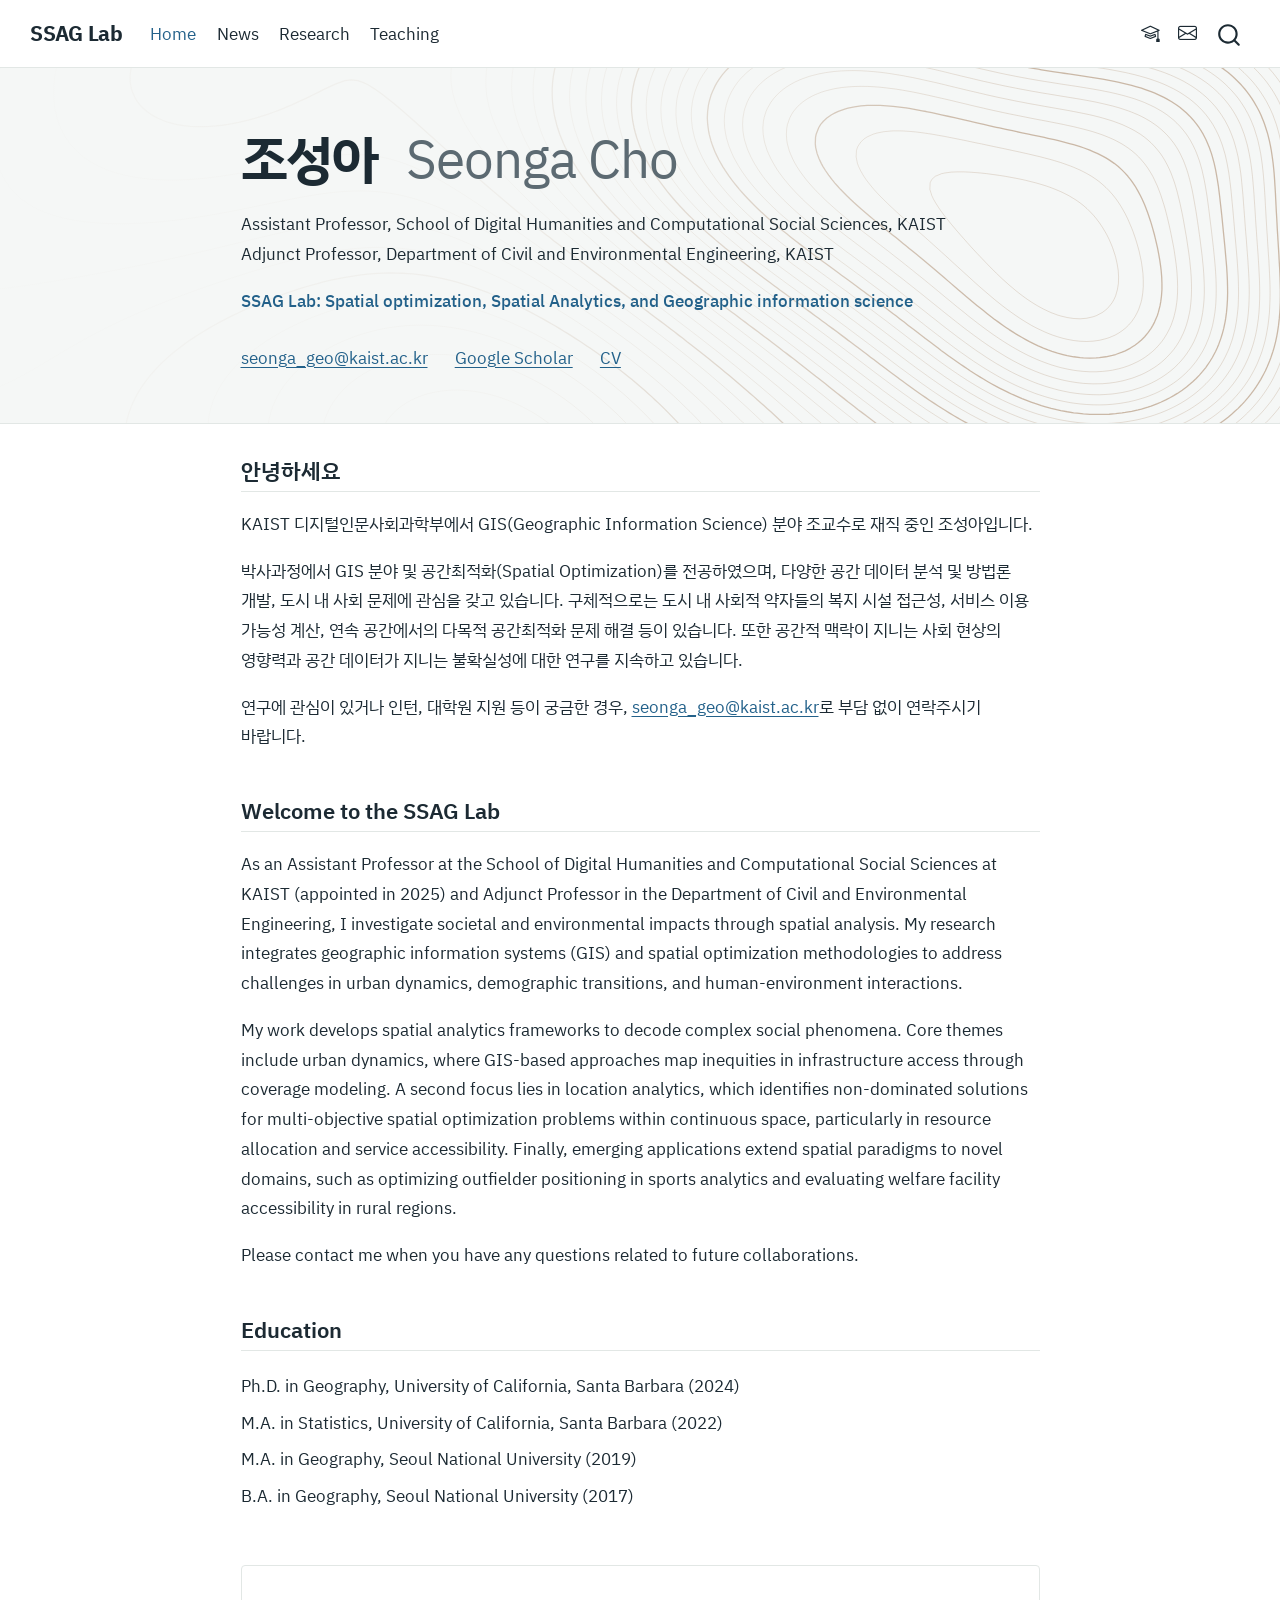
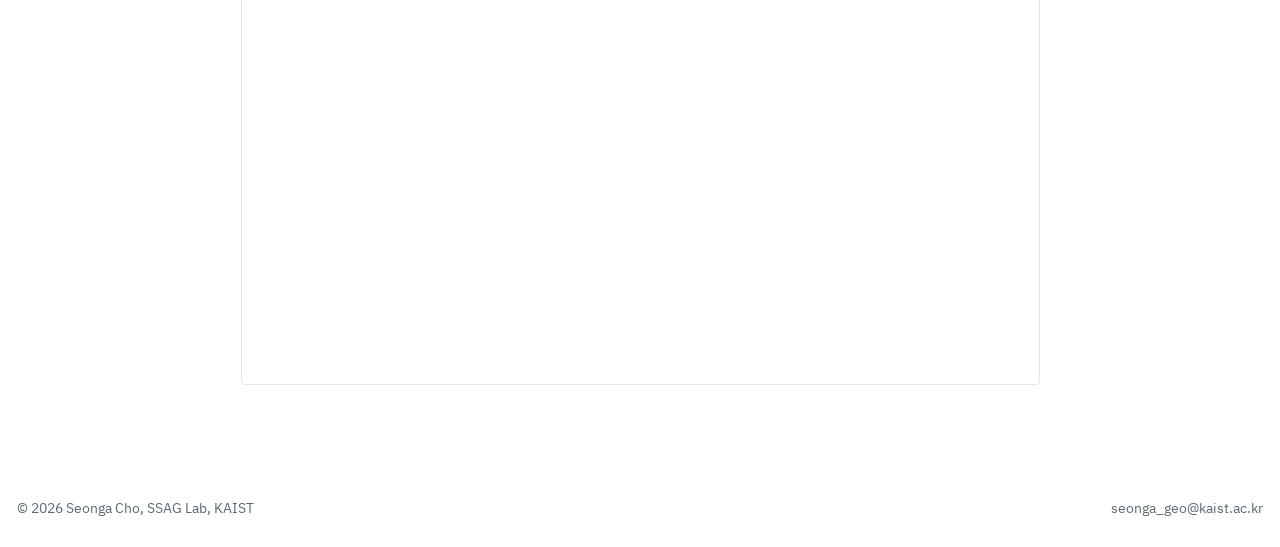
<file: index.html>
<!DOCTYPE html>
<html xmlns="http://www.w3.org/1999/xhtml" lang="ko" xml:lang="ko"><head>

<meta charset="utf-8">
<meta name="generator" content="quarto-1.10.20">

<meta name="viewport" content="width=device-width, initial-scale=1.0, user-scalable=yes">


<title>Seonga Cho | SSAG Lab, KAIST – Seonga Cho</title>
<style>
/* Default styles provided by pandoc.
** See https://pandoc.org/MANUAL.html#variables-for-html for config info.
*/
span.smallcaps{font-variant: small-caps;}
div.columns{display: flex; gap: 1.5em;}
div.column{flex: auto;}
@media screen {
div.columns{gap: min(4vw, 1.5em);}
div.column{overflow-x: auto;}
}
div.hanging-indent{margin-left: 1.5em; text-indent: -1.5em;}
ul.task-list{list-style: none;}
ul.task-list li input[type="checkbox"] {
  width: 0.8em;
  margin: 0 0.8em 0.2em -1em; /* quarto-specific, see https://github.com/quarto-dev/quarto-cli/issues/4556 */ 
  vertical-align: middle;
}
</style>


<script src="site_libs/quarto-nav/quarto-nav.js"></script>
<script src="site_libs/quarto-nav/headroom.min.js"></script>
<script src="site_libs/clipboard/clipboard.min.js"></script>
<script src="site_libs/quarto-search/autocomplete.umd.js"></script>
<script src="site_libs/quarto-search/fuse.min.js"></script>
<script src="site_libs/quarto-search/quarto-search.js"></script>
<meta name="quarto:offset" content="./">
<link href="./images/favicon.svg" rel="icon" type="image/svg+xml">
<script src="site_libs/quarto-html/quarto.js" type="module"></script>
<script src="site_libs/quarto-html/tabsets/tabsets.js" type="module"></script>
<script src="site_libs/quarto-html/popper.min.js"></script>
<script src="site_libs/quarto-html/tippy.umd.min.js"></script>
<script src="site_libs/quarto-html/anchor.min.js"></script>
<link href="site_libs/quarto-html/tippy.css" rel="stylesheet">
<link href="site_libs/quarto-html/quarto-syntax-highlighting-17888a1159294d3eb470f19f6f52f5a5.css" rel="stylesheet" id="quarto-text-highlighting-styles">
<script src="site_libs/bootstrap/bootstrap.min.js"></script>
<link href="site_libs/bootstrap/bootstrap-icons.css" rel="stylesheet">
<link href="site_libs/bootstrap/bootstrap-08a7091e6729635969ef2dc798e8ad5d.min.css" rel="stylesheet" append-hash="true" id="quarto-bootstrap" data-mode="light">
<script id="quarto-search-options" type="application/json">{
  "location": "navbar",
  "copy-button": false,
  "collapse-after": 3,
  "panel-placement": "end",
  "type": "overlay",
  "limit": 50,
  "keyboard-shortcut": [
    "f",
    "/",
    "s"
  ],
  "show-item-context": false,
  "language": {
    "search-no-results-text": "일치 없음",
    "search-matching-documents-text": "일치된 문서",
    "search-copy-link-title": "검색 링크 복사",
    "search-hide-matches-text": "추가 검색 결과 숨기기",
    "search-more-match-text": "추가 검색결과",
    "search-more-matches-text": "추가 검색결과",
    "search-clear-button-title": "제거",
    "search-text-placeholder": "",
    "search-detached-cancel-button-title": "취소",
    "search-submit-button-title": "검색",
    "search-label": "검색"
  }
}</script>


</head>

<body class="nav-fixed fullcontent quarto-light">

<div id="quarto-search-results"></div>
  <header id="quarto-header" class="headroom fixed-top">
    <nav class="navbar navbar-expand-lg " data-bs-theme="dark">
      <div class="navbar-container container-fluid">
      <div class="navbar-brand-container mx-auto">
    <a class="navbar-brand" href="./index.html">
    <span class="navbar-title">SSAG Lab</span>
    </a>
  </div>
            <div id="quarto-search" class="" title="검색"></div>
          <button class="navbar-toggler" type="button" data-bs-toggle="collapse" data-bs-target="#navbarCollapse" aria-controls="navbarCollapse" role="menu" aria-expanded="false" aria-label="탐색 전환" onclick="if (window.quartoToggleHeadroom) { window.quartoToggleHeadroom(); }">
  <span class="navbar-toggler-icon"></span>
</button>
          <div class="collapse navbar-collapse" id="navbarCollapse">
            <ul class="navbar-nav navbar-nav-scroll me-auto">
  <li class="nav-item">
    <a class="nav-link active" href="./index.html" aria-current="page"> 
<span class="menu-text">Home</span></a>
  </li>  
  <li class="nav-item">
    <a class="nav-link" href="./news.html"> 
<span class="menu-text">News</span></a>
  </li>  
  <li class="nav-item">
    <a class="nav-link" href="./research.html"> 
<span class="menu-text">Research</span></a>
  </li>  
  <li class="nav-item">
    <a class="nav-link" href="./teaching.html"> 
<span class="menu-text">Teaching</span></a>
  </li>  
</ul>
            <ul class="navbar-nav navbar-nav-scroll ms-auto">
  <li class="nav-item compact">
    <a class="nav-link" href="https://scholar.google.com/citations?user=DIzZ6YsAAAAJ&amp;hl=en"> <i class="bi bi-mortarboard" role="img" aria-label="Google Scholar">
</i> 
<span class="menu-text"></span></a>
  </li>  
  <li class="nav-item compact">
    <a class="nav-link" href="mailto:seonga_geo@kaist.ac.kr"> <i class="bi bi-envelope" role="img" aria-label="Email">
</i> 
<span class="menu-text"></span></a>
  </li>  
</ul>
          </div> <!-- /navcollapse -->
            <div class="quarto-navbar-tools">
</div>
      </div> <!-- /container-fluid -->
    </nav>
</header>
<!-- content -->
<div id="quarto-content" class="quarto-container page-columns page-rows-contents page-layout-article page-navbar">
<!-- sidebar -->
<!-- margin-sidebar -->
    
<!-- main -->
<main class="content" id="quarto-document-content"><header id="title-block-header" class="quarto-title-block"></header>




<div class="hero">
<img class="hero-map" src="images/contours.svg" alt="" aria-hidden="true">
<h1 class="hero-name">조성아 <span class="hero-en">Seonga Cho</span></h1>
<p><span class="hero-role">Assistant Professor, School of Digital Humanities and Computational Social Sciences, KAIST</span><br>
<span class="hero-role">Adjunct Professor, Department of Civil and Environmental Engineering, KAIST</span></p>
<p><span class="hero-lab">SSAG Lab: Spatial optimization, Spatial Analytics, and Geographic information science</span></p>
<div class="hero-links">
<p><a href="mailto:seonga_geo@kaist.ac.kr">seonga_geo@kaist.ac.kr</a> <a href="https://scholar.google.com/citations?user=DIzZ6YsAAAAJ&amp;hl=en">Google Scholar</a> <a href="https://drive.google.com/open?id=1Moy81XXYpwi68pQwu8NBNNVUMHzgNXmo&amp;usp=drive_fs">CV</a></p>
</div>
</div>
<section id="안녕하세요" class="level2">
<h2 class="anchored" data-anchor-id="안녕하세요">안녕하세요</h2>
<p>KAIST 디지털인문사회과학부에서 GIS(Geographic Information Science) 분야 조교수로 재직 중인 조성아입니다.</p>
<p>박사과정에서 GIS 분야 및 공간최적화(Spatial Optimization)를 전공하였으며, 다양한 공간 데이터 분석 및 방법론 개발, 도시 내 사회 문제에 관심을 갖고 있습니다. 구체적으로는 도시 내 사회적 약자들의 복지 시설 접근성, 서비스 이용 가능성 계산, 연속 공간에서의 다목적 공간최적화 문제 해결 등이 있습니다. 또한 공간적 맥락이 지니는 사회 현상의 영향력과 공간 데이터가 지니는 불확실성에 대한 연구를 지속하고 있습니다.</p>
<p>연구에 관심이 있거나 인턴, 대학원 지원 등이 궁금한 경우, <a href="mailto:seonga_geo@kaist.ac.kr">seonga_geo@kaist.ac.kr</a>로 부담 없이 연락주시기 바랍니다.</p>
</section>
<section id="welcome-to-the-ssag-lab" class="level2">
<h2 class="anchored" data-anchor-id="welcome-to-the-ssag-lab">Welcome to the SSAG Lab</h2>
<p>As an Assistant Professor at the School of Digital Humanities and Computational Social Sciences at KAIST (appointed in 2025) and Adjunct Professor in the Department of Civil and Environmental Engineering, I investigate societal and environmental impacts through spatial analysis. My research integrates geographic information systems (GIS) and spatial optimization methodologies to address challenges in urban dynamics, demographic transitions, and human-environment interactions.</p>
<p>My work develops spatial analytics frameworks to decode complex social phenomena. Core themes include urban dynamics, where GIS-based approaches map inequities in infrastructure access through coverage modeling. A second focus lies in location analytics, which identifies non-dominated solutions for multi-objective spatial optimization problems within continuous space, particularly in resource allocation and service accessibility. Finally, emerging applications extend spatial paradigms to novel domains, such as optimizing outfielder positioning in sports analytics and evaluating welfare facility accessibility in rural regions.</p>
<p>Please contact me when you have any questions related to future collaborations.</p>
</section>
<section id="education" class="level2">
<h2 class="anchored" data-anchor-id="education">Education</h2>
<div class="edu">
<ul>
<li>Ph.D.&nbsp;in Geography, University of California, Santa Barbara (2024)</li>
<li>M.A.&nbsp;in Statistics, University of California, Santa Barbara (2022)</li>
<li>M.A.&nbsp;in Geography, Seoul National University (2019)</li>
<li>B.A. in Geography, Seoul National University (2017)</li>
</ul>
</div>
<div class="map-embed">
  <iframe src="https://www.google.com/maps/d/embed?mid=1GWz-BIjCNyLWiCtFZaYiOkqtypHyQs0" title="Google My Maps" loading="lazy"></iframe>
</div>


</section>

</main> <!-- /main -->
<script id="quarto-html-after-body" type="application/javascript">
  window.document.addEventListener("DOMContentLoaded", function (event) {
    const icon = "";
    const anchorJS = new window.AnchorJS();
    anchorJS.options = {
      placement: 'right',
      icon: icon
    };
    anchorJS.add('.anchored');
    const isCodeAnnotation = (el) => {
      for (const clz of el.classList) {
        if (clz.startsWith('code-annotation-')) {                     
          return true;
        }
      }
      return false;
    }
    const onCopySuccess = function(e) {
      // button target
      const button = e.trigger;
      // don't keep focus
      button.blur();
      // flash "checked"
      button.classList.add('code-copy-button-checked');
      var currentTitle = button.getAttribute("title");
      button.setAttribute("title", "복사완료!");
      let tooltip;
      if (window.bootstrap) {
        button.setAttribute("data-bs-toggle", "tooltip");
        button.setAttribute("data-bs-placement", "left");
        button.setAttribute("data-bs-title", "복사완료!");
        tooltip = new bootstrap.Tooltip(button, 
          { trigger: "manual", 
            customClass: "code-copy-button-tooltip",
            offset: [0, -8]});
        tooltip.show();    
      }
      setTimeout(function() {
        if (tooltip) {
          tooltip.hide();
          button.removeAttribute("data-bs-title");
          button.removeAttribute("data-bs-toggle");
          button.removeAttribute("data-bs-placement");
        }
        button.setAttribute("title", currentTitle);
        button.classList.remove('code-copy-button-checked');
      }, 1000);
      // clear code selection
      e.clearSelection();
    }
    const getTextToCopy = function(trigger) {
      const outerScaffold = trigger.parentElement.cloneNode(true);
      const codeEl = outerScaffold.querySelector('code');
      for (const childEl of codeEl.children) {
        if (isCodeAnnotation(childEl)) {
          childEl.remove();
        }
      }
      return codeEl.innerText;
    }
    const clipboard = new window.ClipboardJS('.code-copy-button:not([data-in-quarto-modal])', {
      text: getTextToCopy
    });
    clipboard.on('success', onCopySuccess);
    if (window.document.getElementById('quarto-embedded-source-code-modal')) {
      const clipboardModal = new window.ClipboardJS('.code-copy-button[data-in-quarto-modal]', {
        text: getTextToCopy,
        container: window.document.getElementById('quarto-embedded-source-code-modal')
      });
      clipboardModal.on('success', onCopySuccess);
    }
      var localhostRegex = new RegExp(/^(?:http|https):\/\/localhost\:?[0-9]*\//);
      var mailtoRegex = new RegExp(/^mailto:/);
        var filterRegex = new RegExp("https:\/\/manjukcus\.github\.io");
      var isInternal = (href) => {
          return filterRegex.test(href) || localhostRegex.test(href) || mailtoRegex.test(href);
      }
      // Inspect non-navigation links and adorn them if external
     var links = window.document.querySelectorAll('a[href]:not(.nav-link):not(.navbar-brand):not(.toc-action):not(.sidebar-link):not(.sidebar-item-toggle):not(.pagination-link):not(.no-external):not([aria-hidden]):not(.dropdown-item):not(.quarto-navigation-tool):not(.about-link)');
      for (var i=0; i<links.length; i++) {
        const link = links[i];
        if (!isInternal(link.href)) {
          // undo the damage that might have been done by quarto-nav.js in the case of
          // links that we want to consider external
          if (link.dataset.originalHref !== undefined) {
            link.href = link.dataset.originalHref;
          }
        }
      }
    function tippyHover(el, contentFn, onTriggerFn, onUntriggerFn) {
      const config = {
        allowHTML: true,
        maxWidth: 500,
        delay: 100,
        arrow: false,
        appendTo: function(el) {
            return el.parentElement;
        },
        interactive: true,
        interactiveBorder: 10,
        theme: 'quarto',
        placement: 'bottom-start',
      };
      if (contentFn) {
        config.content = contentFn;
      }
      if (onTriggerFn) {
        config.onTrigger = onTriggerFn;
      }
      if (onUntriggerFn) {
        config.onUntrigger = onUntriggerFn;
      }
      window.tippy(el, config); 
    }
    const noterefs = window.document.querySelectorAll('a[role="doc-noteref"]');
    for (var i=0; i<noterefs.length; i++) {
      const ref = noterefs[i];
      tippyHover(ref, function() {
        // use id or data attribute instead here
        let href = ref.getAttribute('data-footnote-href') || ref.getAttribute('href');
        try { href = new URL(href).hash; } catch {}
        const id = href.replace(/^#\/?/, "");
        const note = window.document.getElementById(id);
        if (note) {
          return note.innerHTML;
        } else {
          return "";
        }
      });
    }
    const xrefs = window.document.querySelectorAll('a.quarto-xref');
    const processXRef = (id, note) => {
      // Strip column container classes
      const stripColumnClz = (el) => {
        el.classList.remove("page-full", "page-columns");
        if (el.children) {
          for (const child of el.children) {
            stripColumnClz(child);
          }
        }
      }
      stripColumnClz(note)
      if (id === null || id.startsWith('sec-')) {
        // Special case sections, only their first couple elements
        const container = document.createElement("div");
        if (note.children && note.children.length > 2) {
          container.appendChild(note.children[0].cloneNode(true));
          for (let i = 1; i < note.children.length; i++) {
            const child = note.children[i];
            if (child.tagName === "P" && child.innerText === "") {
              continue;
            } else {
              container.appendChild(child.cloneNode(true));
              break;
            }
          }
          if (window.Quarto?.typesetMath) {
            window.Quarto.typesetMath(container);
          }
          return container.innerHTML
        } else {
          if (window.Quarto?.typesetMath) {
            window.Quarto.typesetMath(note);
          }
          return note.innerHTML;
        }
      } else {
        // Remove any anchor links if they are present
        const anchorLink = note.querySelector('a.anchorjs-link');
        if (anchorLink) {
          anchorLink.remove();
        }
        if (window.Quarto?.typesetMath) {
          window.Quarto.typesetMath(note);
        }
        if (note.classList.contains("callout")) {
          return note.outerHTML;
        } else {
          return note.innerHTML;
        }
      }
    }
    for (var i=0; i<xrefs.length; i++) {
      const xref = xrefs[i];
      tippyHover(xref, undefined, function(instance) {
        instance.disable();
        let url = xref.getAttribute('href');
        let hash = undefined; 
        if (url.startsWith('#')) {
          hash = url;
        } else {
          try { hash = new URL(url).hash; } catch {}
        }
        if (hash) {
          const id = hash.replace(/^#\/?/, "");
          const note = window.document.getElementById(id);
          if (note !== null) {
            try {
              const html = processXRef(id, note.cloneNode(true));
              instance.setContent(html);
            } finally {
              instance.enable();
              instance.show();
            }
          } else {
            // See if we can fetch this
            fetch(url.split('#')[0])
            .then(res => res.text())
            .then(html => {
              const parser = new DOMParser();
              const htmlDoc = parser.parseFromString(html, "text/html");
              const note = htmlDoc.getElementById(id);
              if (note !== null) {
                const html = processXRef(id, note);
                instance.setContent(html);
              } 
            }).finally(() => {
              instance.enable();
              instance.show();
            });
          }
        } else {
          // See if we can fetch a full url (with no hash to target)
          // This is a special case and we should probably do some content thinning / targeting
          fetch(url)
          .then(res => res.text())
          .then(html => {
            const parser = new DOMParser();
            const htmlDoc = parser.parseFromString(html, "text/html");
            const note = htmlDoc.querySelector('main.content');
            if (note !== null) {
              // This should only happen for chapter cross references
              // (since there is no id in the URL)
              // remove the first header
              if (note.children.length > 0 && note.children[0].tagName === "HEADER") {
                note.children[0].remove();
              }
              const html = processXRef(null, note);
              instance.setContent(html);
            } 
          }).finally(() => {
            instance.enable();
            instance.show();
          });
        }
      }, function(instance) {
      });
    }
        let selectedAnnoteEl;
        const selectorForAnnotation = ( cell, annotation) => {
          let cellAttr = 'data-code-cell="' + cell + '"';
          let lineAttr = 'data-code-annotation="' +  annotation + '"';
          const selector = 'span[' + cellAttr + '][' + lineAttr + ']';
          return selector;
        }
        const selectCodeLines = (annoteEl) => {
          const doc = window.document;
          const targetCell = annoteEl.getAttribute("data-target-cell");
          const targetAnnotation = annoteEl.getAttribute("data-target-annotation");
          const annoteSpan = window.document.querySelector(selectorForAnnotation(targetCell, targetAnnotation));
          const lines = annoteSpan.getAttribute("data-code-lines").split(",");
          const lineIds = lines.map((line) => {
            return targetCell + "-" + line;
          })
          let top = null;
          let height = null;
          let parent = null;
          if (lineIds.length > 0) {
              //compute the position of the single el (top and bottom and make a div)
              const el = window.document.getElementById(lineIds[0]);
              top = el.offsetTop;
              height = el.offsetHeight;
              parent = el.parentElement.parentElement;
            if (lineIds.length > 1) {
              const lastEl = window.document.getElementById(lineIds[lineIds.length - 1]);
              const bottom = lastEl.offsetTop + lastEl.offsetHeight;
              height = bottom - top;
            }
            if (top !== null && height !== null && parent !== null) {
              // cook up a div (if necessary) and position it 
              let div = window.document.getElementById("code-annotation-line-highlight");
              if (div === null) {
                div = window.document.createElement("div");
                div.setAttribute("id", "code-annotation-line-highlight");
                div.style.position = 'absolute';
                parent.appendChild(div);
              }
              div.style.top = top - 2 + "px";
              div.style.height = height + 4 + "px";
              div.style.left = 0;
              let gutterDiv = window.document.getElementById("code-annotation-line-highlight-gutter");
              if (gutterDiv === null) {
                gutterDiv = window.document.createElement("div");
                gutterDiv.setAttribute("id", "code-annotation-line-highlight-gutter");
                gutterDiv.style.position = 'absolute';
                const codeCell = window.document.getElementById(targetCell);
                const gutter = codeCell.querySelector('.code-annotation-gutter');
                gutter.appendChild(gutterDiv);
              }
              gutterDiv.style.top = top - 2 + "px";
              gutterDiv.style.height = height + 4 + "px";
            }
            selectedAnnoteEl = annoteEl;
          }
        };
        const unselectCodeLines = () => {
          const elementsIds = ["code-annotation-line-highlight", "code-annotation-line-highlight-gutter"];
          elementsIds.forEach((elId) => {
            const div = window.document.getElementById(elId);
            if (div) {
              div.remove();
            }
          });
          selectedAnnoteEl = undefined;
        };
          // Handle positioning of the toggle
      window.addEventListener(
        "resize",
        throttle(() => {
          elRect = undefined;
          if (selectedAnnoteEl) {
            selectCodeLines(selectedAnnoteEl);
          }
        }, 10)
      );
      function throttle(fn, ms) {
      let throttle = false;
      let timer;
        return (...args) => {
          if(!throttle) { // first call gets through
              fn.apply(this, args);
              throttle = true;
          } else { // all the others get throttled
              if(timer) clearTimeout(timer); // cancel #2
              timer = setTimeout(() => {
                fn.apply(this, args);
                timer = throttle = false;
              }, ms);
          }
        };
      }
        // Attach click handler to the DT
        const annoteDls = window.document.querySelectorAll('dt[data-target-cell]');
        for (const annoteDlNode of annoteDls) {
          annoteDlNode.addEventListener('click', (event) => {
            const clickedEl = event.target;
            if (clickedEl !== selectedAnnoteEl) {
              unselectCodeLines();
              const activeEl = window.document.querySelector('dt[data-target-cell].code-annotation-active');
              if (activeEl) {
                activeEl.classList.remove('code-annotation-active');
              }
              selectCodeLines(clickedEl);
              clickedEl.classList.add('code-annotation-active');
            } else {
              // Unselect the line
              unselectCodeLines();
              clickedEl.classList.remove('code-annotation-active');
            }
          });
        }
    const findCites = (el) => {
      const parentEl = el.parentElement;
      if (parentEl) {
        const cites = parentEl.dataset.cites;
        if (cites) {
          return {
            el,
            cites: cites.split(' ')
          };
        } else {
          return findCites(el.parentElement)
        }
      } else {
        return undefined;
      }
    };
    var bibliorefs = window.document.querySelectorAll('a[role="doc-biblioref"]');
    for (var i=0; i<bibliorefs.length; i++) {
      const ref = bibliorefs[i];
      const citeInfo = findCites(ref);
      if (citeInfo) {
        tippyHover(citeInfo.el, function() {
          var popup = window.document.createElement('div');
          citeInfo.cites.forEach(function(cite) {
            var citeDiv = window.document.createElement('div');
            citeDiv.classList.add('hanging-indent');
            citeDiv.classList.add('csl-entry');
            var biblioDiv = window.document.getElementById('ref-' + cite);
            if (biblioDiv) {
              citeDiv.innerHTML = biblioDiv.innerHTML;
            }
            popup.appendChild(citeDiv);
          });
          return popup.innerHTML;
        });
      }
    }
  });
  </script>
</div> <!-- /content -->
<footer class="footer">
  <div class="nav-footer">
    <div class="nav-footer-left">
<p>© 2026 Seonga Cho, SSAG Lab, KAIST</p>
</div>   
    <div class="nav-footer-center">
      &nbsp;
    </div>
    <div class="nav-footer-right">
<p>seonga_geo@kaist.ac.kr</p>
</div>
  </div>
</footer>




</body></html>
</file>
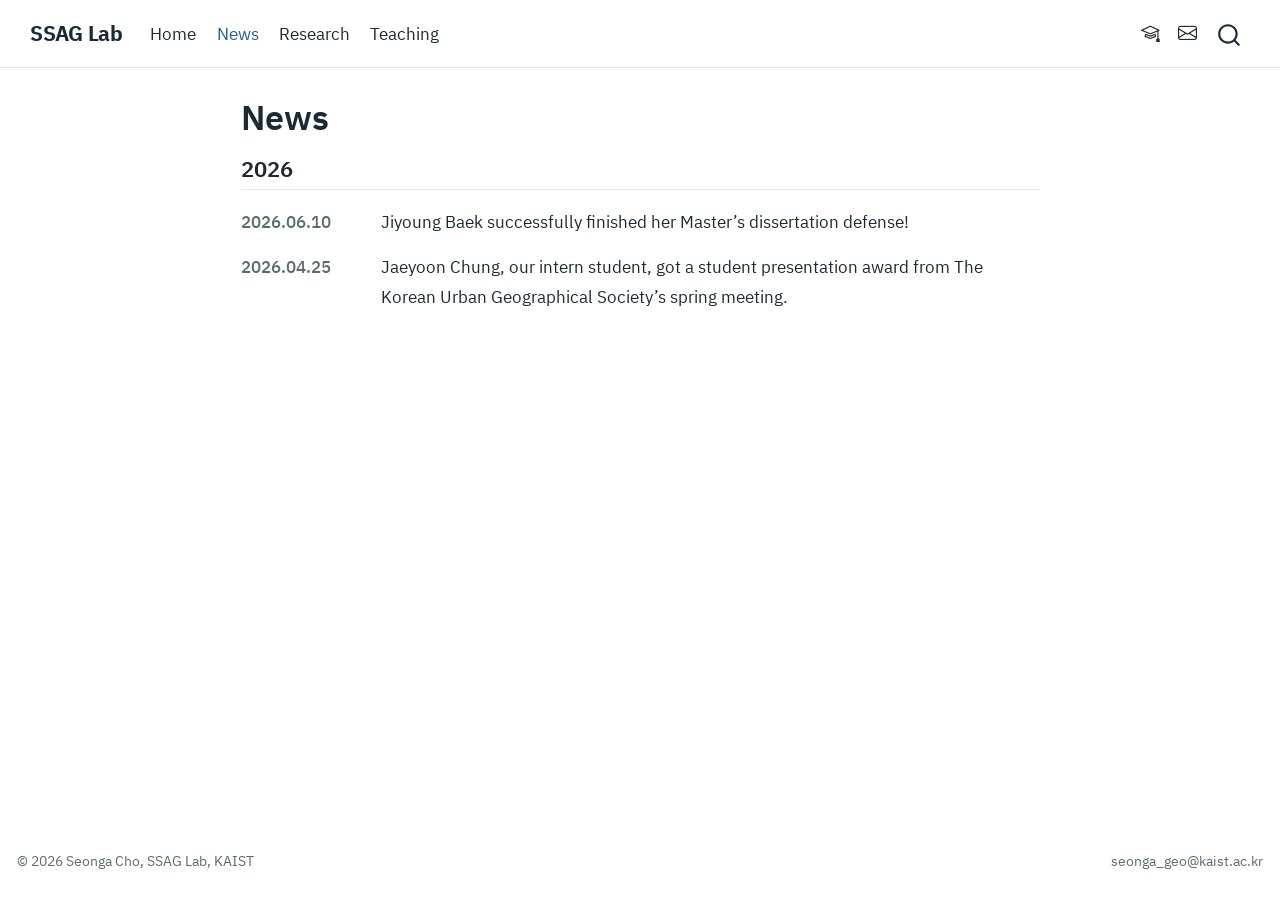
<file: news.html>
<!DOCTYPE html>
<html xmlns="http://www.w3.org/1999/xhtml" lang="ko" xml:lang="ko"><head>

<meta charset="utf-8">
<meta name="generator" content="quarto-1.10.20">

<meta name="viewport" content="width=device-width, initial-scale=1.0, user-scalable=yes">


<title>News – Seonga Cho</title>
<style>
/* Default styles provided by pandoc.
** See https://pandoc.org/MANUAL.html#variables-for-html for config info.
*/
span.smallcaps{font-variant: small-caps;}
div.columns{display: flex; gap: 1.5em;}
div.column{flex: auto;}
@media screen {
div.columns{gap: min(4vw, 1.5em);}
div.column{overflow-x: auto;}
}
div.hanging-indent{margin-left: 1.5em; text-indent: -1.5em;}
ul.task-list{list-style: none;}
ul.task-list li input[type="checkbox"] {
  width: 0.8em;
  margin: 0 0.8em 0.2em -1em; /* quarto-specific, see https://github.com/quarto-dev/quarto-cli/issues/4556 */ 
  vertical-align: middle;
}
</style>


<script src="site_libs/quarto-nav/quarto-nav.js"></script>
<script src="site_libs/quarto-nav/headroom.min.js"></script>
<script src="site_libs/clipboard/clipboard.min.js"></script>
<script src="site_libs/quarto-search/autocomplete.umd.js"></script>
<script src="site_libs/quarto-search/fuse.min.js"></script>
<script src="site_libs/quarto-search/quarto-search.js"></script>
<meta name="quarto:offset" content="./">
<link href="./images/favicon.svg" rel="icon" type="image/svg+xml">
<script src="site_libs/quarto-html/quarto.js" type="module"></script>
<script src="site_libs/quarto-html/tabsets/tabsets.js" type="module"></script>
<script src="site_libs/quarto-html/popper.min.js"></script>
<script src="site_libs/quarto-html/tippy.umd.min.js"></script>
<script src="site_libs/quarto-html/anchor.min.js"></script>
<link href="site_libs/quarto-html/tippy.css" rel="stylesheet">
<link href="site_libs/quarto-html/quarto-syntax-highlighting-17888a1159294d3eb470f19f6f52f5a5.css" rel="stylesheet" id="quarto-text-highlighting-styles">
<script src="site_libs/bootstrap/bootstrap.min.js"></script>
<link href="site_libs/bootstrap/bootstrap-icons.css" rel="stylesheet">
<link href="site_libs/bootstrap/bootstrap-08a7091e6729635969ef2dc798e8ad5d.min.css" rel="stylesheet" append-hash="true" id="quarto-bootstrap" data-mode="light">
<script id="quarto-search-options" type="application/json">{
  "location": "navbar",
  "copy-button": false,
  "collapse-after": 3,
  "panel-placement": "end",
  "type": "overlay",
  "limit": 50,
  "keyboard-shortcut": [
    "f",
    "/",
    "s"
  ],
  "show-item-context": false,
  "language": {
    "search-no-results-text": "일치 없음",
    "search-matching-documents-text": "일치된 문서",
    "search-copy-link-title": "검색 링크 복사",
    "search-hide-matches-text": "추가 검색 결과 숨기기",
    "search-more-match-text": "추가 검색결과",
    "search-more-matches-text": "추가 검색결과",
    "search-clear-button-title": "제거",
    "search-text-placeholder": "",
    "search-detached-cancel-button-title": "취소",
    "search-submit-button-title": "검색",
    "search-label": "검색"
  }
}</script>


</head>

<body class="nav-fixed fullcontent quarto-light">

<div id="quarto-search-results"></div>
  <header id="quarto-header" class="headroom fixed-top">
    <nav class="navbar navbar-expand-lg " data-bs-theme="dark">
      <div class="navbar-container container-fluid">
      <div class="navbar-brand-container mx-auto">
    <a class="navbar-brand" href="./index.html">
    <span class="navbar-title">SSAG Lab</span>
    </a>
  </div>
            <div id="quarto-search" class="" title="검색"></div>
          <button class="navbar-toggler" type="button" data-bs-toggle="collapse" data-bs-target="#navbarCollapse" aria-controls="navbarCollapse" role="menu" aria-expanded="false" aria-label="탐색 전환" onclick="if (window.quartoToggleHeadroom) { window.quartoToggleHeadroom(); }">
  <span class="navbar-toggler-icon"></span>
</button>
          <div class="collapse navbar-collapse" id="navbarCollapse">
            <ul class="navbar-nav navbar-nav-scroll me-auto">
  <li class="nav-item">
    <a class="nav-link" href="./index.html"> 
<span class="menu-text">Home</span></a>
  </li>  
  <li class="nav-item">
    <a class="nav-link active" href="./news.html" aria-current="page"> 
<span class="menu-text">News</span></a>
  </li>  
  <li class="nav-item">
    <a class="nav-link" href="./research.html"> 
<span class="menu-text">Research</span></a>
  </li>  
  <li class="nav-item">
    <a class="nav-link" href="./teaching.html"> 
<span class="menu-text">Teaching</span></a>
  </li>  
</ul>
            <ul class="navbar-nav navbar-nav-scroll ms-auto">
  <li class="nav-item compact">
    <a class="nav-link" href="https://scholar.google.com/citations?user=DIzZ6YsAAAAJ&amp;hl=en"> <i class="bi bi-mortarboard" role="img" aria-label="Google Scholar">
</i> 
<span class="menu-text"></span></a>
  </li>  
  <li class="nav-item compact">
    <a class="nav-link" href="mailto:seonga_geo@kaist.ac.kr"> <i class="bi bi-envelope" role="img" aria-label="Email">
</i> 
<span class="menu-text"></span></a>
  </li>  
</ul>
          </div> <!-- /navcollapse -->
            <div class="quarto-navbar-tools">
</div>
      </div> <!-- /container-fluid -->
    </nav>
</header>
<!-- content -->
<div id="quarto-content" class="quarto-container page-columns page-rows-contents page-layout-article page-navbar">
<!-- sidebar -->
<!-- margin-sidebar -->
    
<!-- main -->
<main class="content" id="quarto-document-content">

<header id="title-block-header" class="quarto-title-block default">
<div class="quarto-title">
<h1 class="title">News</h1>
</div>



<div class="quarto-title-meta">

    
  
    
  </div>
  


</header>


<!-- 새 소식은 해당 연도 아래 맨 위에 두 줄(날짜, 콜론으로 시작하는 내용)을 추가하세요. -->
<section id="section" class="level2">
<h2 class="anchored" data-anchor-id="section">2026</h2>
<div class="news">
<dl>
<dt>2026.06.10</dt>
<dd>
Jiyoung Baek successfully finished her Master’s dissertation defense!
</dd>
<dt>2026.04.25</dt>
<dd>
Jaeyoon Chung, our intern student, got a student presentation award from The Korean Urban Geographical Society’s spring meeting.
</dd>
</dl>
</div>


</section>

</main> <!-- /main -->
<script id="quarto-html-after-body" type="application/javascript">
  window.document.addEventListener("DOMContentLoaded", function (event) {
    const icon = "";
    const anchorJS = new window.AnchorJS();
    anchorJS.options = {
      placement: 'right',
      icon: icon
    };
    anchorJS.add('.anchored');
    const isCodeAnnotation = (el) => {
      for (const clz of el.classList) {
        if (clz.startsWith('code-annotation-')) {                     
          return true;
        }
      }
      return false;
    }
    const onCopySuccess = function(e) {
      // button target
      const button = e.trigger;
      // don't keep focus
      button.blur();
      // flash "checked"
      button.classList.add('code-copy-button-checked');
      var currentTitle = button.getAttribute("title");
      button.setAttribute("title", "복사완료!");
      let tooltip;
      if (window.bootstrap) {
        button.setAttribute("data-bs-toggle", "tooltip");
        button.setAttribute("data-bs-placement", "left");
        button.setAttribute("data-bs-title", "복사완료!");
        tooltip = new bootstrap.Tooltip(button, 
          { trigger: "manual", 
            customClass: "code-copy-button-tooltip",
            offset: [0, -8]});
        tooltip.show();    
      }
      setTimeout(function() {
        if (tooltip) {
          tooltip.hide();
          button.removeAttribute("data-bs-title");
          button.removeAttribute("data-bs-toggle");
          button.removeAttribute("data-bs-placement");
        }
        button.setAttribute("title", currentTitle);
        button.classList.remove('code-copy-button-checked');
      }, 1000);
      // clear code selection
      e.clearSelection();
    }
    const getTextToCopy = function(trigger) {
      const outerScaffold = trigger.parentElement.cloneNode(true);
      const codeEl = outerScaffold.querySelector('code');
      for (const childEl of codeEl.children) {
        if (isCodeAnnotation(childEl)) {
          childEl.remove();
        }
      }
      return codeEl.innerText;
    }
    const clipboard = new window.ClipboardJS('.code-copy-button:not([data-in-quarto-modal])', {
      text: getTextToCopy
    });
    clipboard.on('success', onCopySuccess);
    if (window.document.getElementById('quarto-embedded-source-code-modal')) {
      const clipboardModal = new window.ClipboardJS('.code-copy-button[data-in-quarto-modal]', {
        text: getTextToCopy,
        container: window.document.getElementById('quarto-embedded-source-code-modal')
      });
      clipboardModal.on('success', onCopySuccess);
    }
      var localhostRegex = new RegExp(/^(?:http|https):\/\/localhost\:?[0-9]*\//);
      var mailtoRegex = new RegExp(/^mailto:/);
        var filterRegex = new RegExp("https:\/\/manjukcus\.github\.io");
      var isInternal = (href) => {
          return filterRegex.test(href) || localhostRegex.test(href) || mailtoRegex.test(href);
      }
      // Inspect non-navigation links and adorn them if external
     var links = window.document.querySelectorAll('a[href]:not(.nav-link):not(.navbar-brand):not(.toc-action):not(.sidebar-link):not(.sidebar-item-toggle):not(.pagination-link):not(.no-external):not([aria-hidden]):not(.dropdown-item):not(.quarto-navigation-tool):not(.about-link)');
      for (var i=0; i<links.length; i++) {
        const link = links[i];
        if (!isInternal(link.href)) {
          // undo the damage that might have been done by quarto-nav.js in the case of
          // links that we want to consider external
          if (link.dataset.originalHref !== undefined) {
            link.href = link.dataset.originalHref;
          }
        }
      }
    function tippyHover(el, contentFn, onTriggerFn, onUntriggerFn) {
      const config = {
        allowHTML: true,
        maxWidth: 500,
        delay: 100,
        arrow: false,
        appendTo: function(el) {
            return el.parentElement;
        },
        interactive: true,
        interactiveBorder: 10,
        theme: 'quarto',
        placement: 'bottom-start',
      };
      if (contentFn) {
        config.content = contentFn;
      }
      if (onTriggerFn) {
        config.onTrigger = onTriggerFn;
      }
      if (onUntriggerFn) {
        config.onUntrigger = onUntriggerFn;
      }
      window.tippy(el, config); 
    }
    const noterefs = window.document.querySelectorAll('a[role="doc-noteref"]');
    for (var i=0; i<noterefs.length; i++) {
      const ref = noterefs[i];
      tippyHover(ref, function() {
        // use id or data attribute instead here
        let href = ref.getAttribute('data-footnote-href') || ref.getAttribute('href');
        try { href = new URL(href).hash; } catch {}
        const id = href.replace(/^#\/?/, "");
        const note = window.document.getElementById(id);
        if (note) {
          return note.innerHTML;
        } else {
          return "";
        }
      });
    }
    const xrefs = window.document.querySelectorAll('a.quarto-xref');
    const processXRef = (id, note) => {
      // Strip column container classes
      const stripColumnClz = (el) => {
        el.classList.remove("page-full", "page-columns");
        if (el.children) {
          for (const child of el.children) {
            stripColumnClz(child);
          }
        }
      }
      stripColumnClz(note)
      if (id === null || id.startsWith('sec-')) {
        // Special case sections, only their first couple elements
        const container = document.createElement("div");
        if (note.children && note.children.length > 2) {
          container.appendChild(note.children[0].cloneNode(true));
          for (let i = 1; i < note.children.length; i++) {
            const child = note.children[i];
            if (child.tagName === "P" && child.innerText === "") {
              continue;
            } else {
              container.appendChild(child.cloneNode(true));
              break;
            }
          }
          if (window.Quarto?.typesetMath) {
            window.Quarto.typesetMath(container);
          }
          return container.innerHTML
        } else {
          if (window.Quarto?.typesetMath) {
            window.Quarto.typesetMath(note);
          }
          return note.innerHTML;
        }
      } else {
        // Remove any anchor links if they are present
        const anchorLink = note.querySelector('a.anchorjs-link');
        if (anchorLink) {
          anchorLink.remove();
        }
        if (window.Quarto?.typesetMath) {
          window.Quarto.typesetMath(note);
        }
        if (note.classList.contains("callout")) {
          return note.outerHTML;
        } else {
          return note.innerHTML;
        }
      }
    }
    for (var i=0; i<xrefs.length; i++) {
      const xref = xrefs[i];
      tippyHover(xref, undefined, function(instance) {
        instance.disable();
        let url = xref.getAttribute('href');
        let hash = undefined; 
        if (url.startsWith('#')) {
          hash = url;
        } else {
          try { hash = new URL(url).hash; } catch {}
        }
        if (hash) {
          const id = hash.replace(/^#\/?/, "");
          const note = window.document.getElementById(id);
          if (note !== null) {
            try {
              const html = processXRef(id, note.cloneNode(true));
              instance.setContent(html);
            } finally {
              instance.enable();
              instance.show();
            }
          } else {
            // See if we can fetch this
            fetch(url.split('#')[0])
            .then(res => res.text())
            .then(html => {
              const parser = new DOMParser();
              const htmlDoc = parser.parseFromString(html, "text/html");
              const note = htmlDoc.getElementById(id);
              if (note !== null) {
                const html = processXRef(id, note);
                instance.setContent(html);
              } 
            }).finally(() => {
              instance.enable();
              instance.show();
            });
          }
        } else {
          // See if we can fetch a full url (with no hash to target)
          // This is a special case and we should probably do some content thinning / targeting
          fetch(url)
          .then(res => res.text())
          .then(html => {
            const parser = new DOMParser();
            const htmlDoc = parser.parseFromString(html, "text/html");
            const note = htmlDoc.querySelector('main.content');
            if (note !== null) {
              // This should only happen for chapter cross references
              // (since there is no id in the URL)
              // remove the first header
              if (note.children.length > 0 && note.children[0].tagName === "HEADER") {
                note.children[0].remove();
              }
              const html = processXRef(null, note);
              instance.setContent(html);
            } 
          }).finally(() => {
            instance.enable();
            instance.show();
          });
        }
      }, function(instance) {
      });
    }
        let selectedAnnoteEl;
        const selectorForAnnotation = ( cell, annotation) => {
          let cellAttr = 'data-code-cell="' + cell + '"';
          let lineAttr = 'data-code-annotation="' +  annotation + '"';
          const selector = 'span[' + cellAttr + '][' + lineAttr + ']';
          return selector;
        }
        const selectCodeLines = (annoteEl) => {
          const doc = window.document;
          const targetCell = annoteEl.getAttribute("data-target-cell");
          const targetAnnotation = annoteEl.getAttribute("data-target-annotation");
          const annoteSpan = window.document.querySelector(selectorForAnnotation(targetCell, targetAnnotation));
          const lines = annoteSpan.getAttribute("data-code-lines").split(",");
          const lineIds = lines.map((line) => {
            return targetCell + "-" + line;
          })
          let top = null;
          let height = null;
          let parent = null;
          if (lineIds.length > 0) {
              //compute the position of the single el (top and bottom and make a div)
              const el = window.document.getElementById(lineIds[0]);
              top = el.offsetTop;
              height = el.offsetHeight;
              parent = el.parentElement.parentElement;
            if (lineIds.length > 1) {
              const lastEl = window.document.getElementById(lineIds[lineIds.length - 1]);
              const bottom = lastEl.offsetTop + lastEl.offsetHeight;
              height = bottom - top;
            }
            if (top !== null && height !== null && parent !== null) {
              // cook up a div (if necessary) and position it 
              let div = window.document.getElementById("code-annotation-line-highlight");
              if (div === null) {
                div = window.document.createElement("div");
                div.setAttribute("id", "code-annotation-line-highlight");
                div.style.position = 'absolute';
                parent.appendChild(div);
              }
              div.style.top = top - 2 + "px";
              div.style.height = height + 4 + "px";
              div.style.left = 0;
              let gutterDiv = window.document.getElementById("code-annotation-line-highlight-gutter");
              if (gutterDiv === null) {
                gutterDiv = window.document.createElement("div");
                gutterDiv.setAttribute("id", "code-annotation-line-highlight-gutter");
                gutterDiv.style.position = 'absolute';
                const codeCell = window.document.getElementById(targetCell);
                const gutter = codeCell.querySelector('.code-annotation-gutter');
                gutter.appendChild(gutterDiv);
              }
              gutterDiv.style.top = top - 2 + "px";
              gutterDiv.style.height = height + 4 + "px";
            }
            selectedAnnoteEl = annoteEl;
          }
        };
        const unselectCodeLines = () => {
          const elementsIds = ["code-annotation-line-highlight", "code-annotation-line-highlight-gutter"];
          elementsIds.forEach((elId) => {
            const div = window.document.getElementById(elId);
            if (div) {
              div.remove();
            }
          });
          selectedAnnoteEl = undefined;
        };
          // Handle positioning of the toggle
      window.addEventListener(
        "resize",
        throttle(() => {
          elRect = undefined;
          if (selectedAnnoteEl) {
            selectCodeLines(selectedAnnoteEl);
          }
        }, 10)
      );
      function throttle(fn, ms) {
      let throttle = false;
      let timer;
        return (...args) => {
          if(!throttle) { // first call gets through
              fn.apply(this, args);
              throttle = true;
          } else { // all the others get throttled
              if(timer) clearTimeout(timer); // cancel #2
              timer = setTimeout(() => {
                fn.apply(this, args);
                timer = throttle = false;
              }, ms);
          }
        };
      }
        // Attach click handler to the DT
        const annoteDls = window.document.querySelectorAll('dt[data-target-cell]');
        for (const annoteDlNode of annoteDls) {
          annoteDlNode.addEventListener('click', (event) => {
            const clickedEl = event.target;
            if (clickedEl !== selectedAnnoteEl) {
              unselectCodeLines();
              const activeEl = window.document.querySelector('dt[data-target-cell].code-annotation-active');
              if (activeEl) {
                activeEl.classList.remove('code-annotation-active');
              }
              selectCodeLines(clickedEl);
              clickedEl.classList.add('code-annotation-active');
            } else {
              // Unselect the line
              unselectCodeLines();
              clickedEl.classList.remove('code-annotation-active');
            }
          });
        }
    const findCites = (el) => {
      const parentEl = el.parentElement;
      if (parentEl) {
        const cites = parentEl.dataset.cites;
        if (cites) {
          return {
            el,
            cites: cites.split(' ')
          };
        } else {
          return findCites(el.parentElement)
        }
      } else {
        return undefined;
      }
    };
    var bibliorefs = window.document.querySelectorAll('a[role="doc-biblioref"]');
    for (var i=0; i<bibliorefs.length; i++) {
      const ref = bibliorefs[i];
      const citeInfo = findCites(ref);
      if (citeInfo) {
        tippyHover(citeInfo.el, function() {
          var popup = window.document.createElement('div');
          citeInfo.cites.forEach(function(cite) {
            var citeDiv = window.document.createElement('div');
            citeDiv.classList.add('hanging-indent');
            citeDiv.classList.add('csl-entry');
            var biblioDiv = window.document.getElementById('ref-' + cite);
            if (biblioDiv) {
              citeDiv.innerHTML = biblioDiv.innerHTML;
            }
            popup.appendChild(citeDiv);
          });
          return popup.innerHTML;
        });
      }
    }
  });
  </script>
</div> <!-- /content -->
<footer class="footer">
  <div class="nav-footer">
    <div class="nav-footer-left">
<p>© 2026 Seonga Cho, SSAG Lab, KAIST</p>
</div>   
    <div class="nav-footer-center">
      &nbsp;
    </div>
    <div class="nav-footer-right">
<p>seonga_geo@kaist.ac.kr</p>
</div>
  </div>
</footer>




</body></html>
</file>
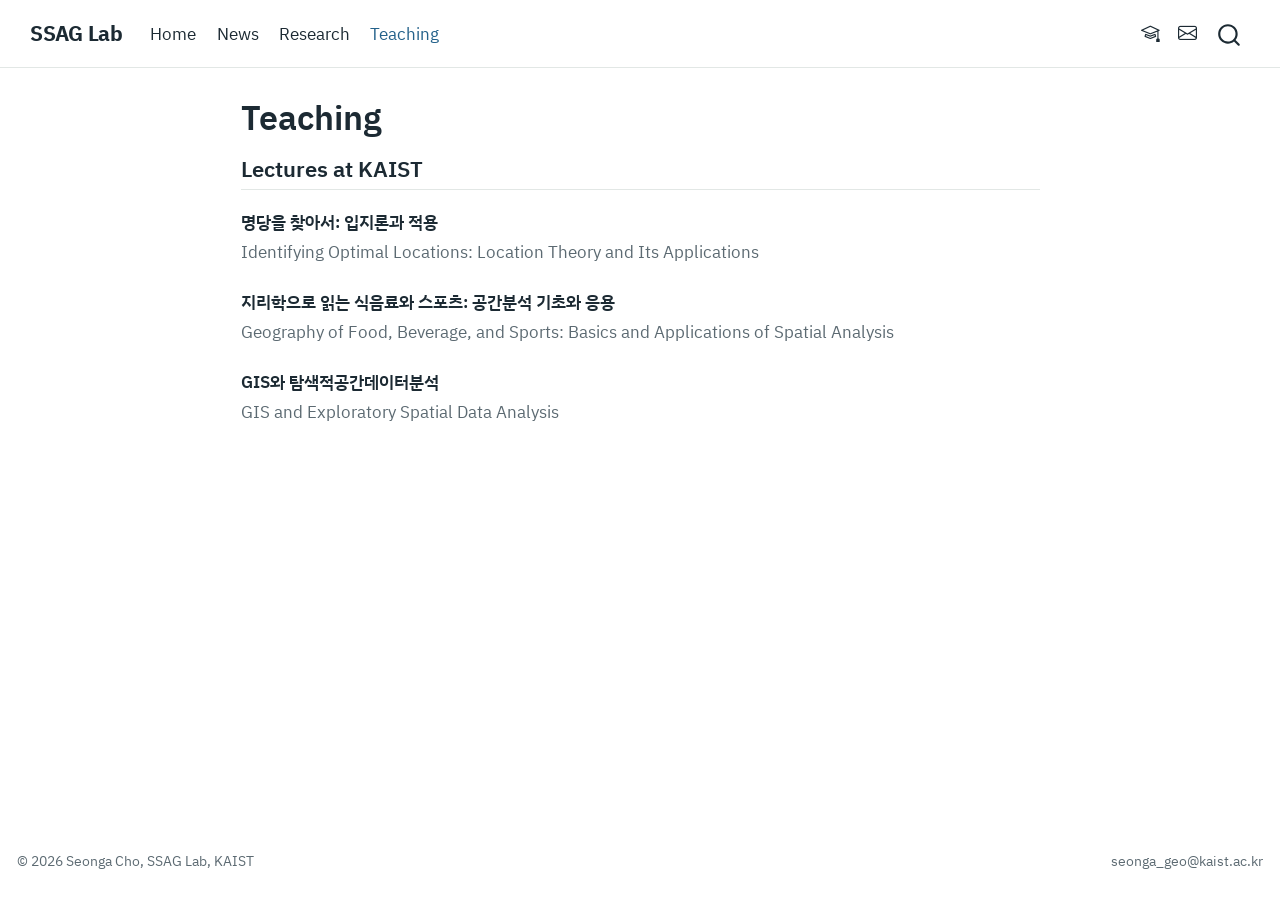
<file: teaching.html>
<!DOCTYPE html>
<html xmlns="http://www.w3.org/1999/xhtml" lang="ko" xml:lang="ko"><head>

<meta charset="utf-8">
<meta name="generator" content="quarto-1.10.20">

<meta name="viewport" content="width=device-width, initial-scale=1.0, user-scalable=yes">


<title>Teaching – Seonga Cho</title>
<style>
/* Default styles provided by pandoc.
** See https://pandoc.org/MANUAL.html#variables-for-html for config info.
*/
span.smallcaps{font-variant: small-caps;}
div.columns{display: flex; gap: 1.5em;}
div.column{flex: auto;}
@media screen {
div.columns{gap: min(4vw, 1.5em);}
div.column{overflow-x: auto;}
}
div.hanging-indent{margin-left: 1.5em; text-indent: -1.5em;}
ul.task-list{list-style: none;}
ul.task-list li input[type="checkbox"] {
  width: 0.8em;
  margin: 0 0.8em 0.2em -1em; /* quarto-specific, see https://github.com/quarto-dev/quarto-cli/issues/4556 */ 
  vertical-align: middle;
}
</style>


<script src="site_libs/quarto-nav/quarto-nav.js"></script>
<script src="site_libs/quarto-nav/headroom.min.js"></script>
<script src="site_libs/clipboard/clipboard.min.js"></script>
<script src="site_libs/quarto-search/autocomplete.umd.js"></script>
<script src="site_libs/quarto-search/fuse.min.js"></script>
<script src="site_libs/quarto-search/quarto-search.js"></script>
<meta name="quarto:offset" content="./">
<link href="./images/favicon.svg" rel="icon" type="image/svg+xml">
<script src="site_libs/quarto-html/quarto.js" type="module"></script>
<script src="site_libs/quarto-html/tabsets/tabsets.js" type="module"></script>
<script src="site_libs/quarto-html/popper.min.js"></script>
<script src="site_libs/quarto-html/tippy.umd.min.js"></script>
<script src="site_libs/quarto-html/anchor.min.js"></script>
<link href="site_libs/quarto-html/tippy.css" rel="stylesheet">
<link href="site_libs/quarto-html/quarto-syntax-highlighting-17888a1159294d3eb470f19f6f52f5a5.css" rel="stylesheet" id="quarto-text-highlighting-styles">
<script src="site_libs/bootstrap/bootstrap.min.js"></script>
<link href="site_libs/bootstrap/bootstrap-icons.css" rel="stylesheet">
<link href="site_libs/bootstrap/bootstrap-08a7091e6729635969ef2dc798e8ad5d.min.css" rel="stylesheet" append-hash="true" id="quarto-bootstrap" data-mode="light">
<script id="quarto-search-options" type="application/json">{
  "location": "navbar",
  "copy-button": false,
  "collapse-after": 3,
  "panel-placement": "end",
  "type": "overlay",
  "limit": 50,
  "keyboard-shortcut": [
    "f",
    "/",
    "s"
  ],
  "show-item-context": false,
  "language": {
    "search-no-results-text": "일치 없음",
    "search-matching-documents-text": "일치된 문서",
    "search-copy-link-title": "검색 링크 복사",
    "search-hide-matches-text": "추가 검색 결과 숨기기",
    "search-more-match-text": "추가 검색결과",
    "search-more-matches-text": "추가 검색결과",
    "search-clear-button-title": "제거",
    "search-text-placeholder": "",
    "search-detached-cancel-button-title": "취소",
    "search-submit-button-title": "검색",
    "search-label": "검색"
  }
}</script>


</head>

<body class="nav-fixed fullcontent quarto-light">

<div id="quarto-search-results"></div>
  <header id="quarto-header" class="headroom fixed-top">
    <nav class="navbar navbar-expand-lg " data-bs-theme="dark">
      <div class="navbar-container container-fluid">
      <div class="navbar-brand-container mx-auto">
    <a class="navbar-brand" href="./index.html">
    <span class="navbar-title">SSAG Lab</span>
    </a>
  </div>
            <div id="quarto-search" class="" title="검색"></div>
          <button class="navbar-toggler" type="button" data-bs-toggle="collapse" data-bs-target="#navbarCollapse" aria-controls="navbarCollapse" role="menu" aria-expanded="false" aria-label="탐색 전환" onclick="if (window.quartoToggleHeadroom) { window.quartoToggleHeadroom(); }">
  <span class="navbar-toggler-icon"></span>
</button>
          <div class="collapse navbar-collapse" id="navbarCollapse">
            <ul class="navbar-nav navbar-nav-scroll me-auto">
  <li class="nav-item">
    <a class="nav-link" href="./index.html"> 
<span class="menu-text">Home</span></a>
  </li>  
  <li class="nav-item">
    <a class="nav-link" href="./news.html"> 
<span class="menu-text">News</span></a>
  </li>  
  <li class="nav-item">
    <a class="nav-link" href="./research.html"> 
<span class="menu-text">Research</span></a>
  </li>  
  <li class="nav-item">
    <a class="nav-link active" href="./teaching.html" aria-current="page"> 
<span class="menu-text">Teaching</span></a>
  </li>  
</ul>
            <ul class="navbar-nav navbar-nav-scroll ms-auto">
  <li class="nav-item compact">
    <a class="nav-link" href="https://scholar.google.com/citations?user=DIzZ6YsAAAAJ&amp;hl=en"> <i class="bi bi-mortarboard" role="img" aria-label="Google Scholar">
</i> 
<span class="menu-text"></span></a>
  </li>  
  <li class="nav-item compact">
    <a class="nav-link" href="mailto:seonga_geo@kaist.ac.kr"> <i class="bi bi-envelope" role="img" aria-label="Email">
</i> 
<span class="menu-text"></span></a>
  </li>  
</ul>
          </div> <!-- /navcollapse -->
            <div class="quarto-navbar-tools">
</div>
      </div> <!-- /container-fluid -->
    </nav>
</header>
<!-- content -->
<div id="quarto-content" class="quarto-container page-columns page-rows-contents page-layout-article page-navbar">
<!-- sidebar -->
<!-- margin-sidebar -->
    
<!-- main -->
<main class="content" id="quarto-document-content">

<header id="title-block-header" class="quarto-title-block default">
<div class="quarto-title">
<h1 class="title">Teaching</h1>
</div>



<div class="quarto-title-meta">

    
  
    
  </div>
  


</header>


<section id="lectures-at-kaist" class="level2">
<h2 class="anchored" data-anchor-id="lectures-at-kaist">Lectures at KAIST</h2>
<div class="courses">
<dl>
<dt>명당을 찾아서: 입지론과 적용</dt>
<dd>
Identifying Optimal Locations: Location Theory and Its Applications
</dd>
<dt>지리학으로 읽는 식음료와 스포츠: 공간분석 기초와 응용</dt>
<dd>
Geography of Food, Beverage, and Sports: Basics and Applications of Spatial Analysis
</dd>
<dt>GIS와 탐색적공간데이터분석</dt>
<dd>
GIS and Exploratory Spatial Data Analysis
</dd>
</dl>
</div>


</section>

</main> <!-- /main -->
<script id="quarto-html-after-body" type="application/javascript">
  window.document.addEventListener("DOMContentLoaded", function (event) {
    const icon = "";
    const anchorJS = new window.AnchorJS();
    anchorJS.options = {
      placement: 'right',
      icon: icon
    };
    anchorJS.add('.anchored');
    const isCodeAnnotation = (el) => {
      for (const clz of el.classList) {
        if (clz.startsWith('code-annotation-')) {                     
          return true;
        }
      }
      return false;
    }
    const onCopySuccess = function(e) {
      // button target
      const button = e.trigger;
      // don't keep focus
      button.blur();
      // flash "checked"
      button.classList.add('code-copy-button-checked');
      var currentTitle = button.getAttribute("title");
      button.setAttribute("title", "복사완료!");
      let tooltip;
      if (window.bootstrap) {
        button.setAttribute("data-bs-toggle", "tooltip");
        button.setAttribute("data-bs-placement", "left");
        button.setAttribute("data-bs-title", "복사완료!");
        tooltip = new bootstrap.Tooltip(button, 
          { trigger: "manual", 
            customClass: "code-copy-button-tooltip",
            offset: [0, -8]});
        tooltip.show();    
      }
      setTimeout(function() {
        if (tooltip) {
          tooltip.hide();
          button.removeAttribute("data-bs-title");
          button.removeAttribute("data-bs-toggle");
          button.removeAttribute("data-bs-placement");
        }
        button.setAttribute("title", currentTitle);
        button.classList.remove('code-copy-button-checked');
      }, 1000);
      // clear code selection
      e.clearSelection();
    }
    const getTextToCopy = function(trigger) {
      const outerScaffold = trigger.parentElement.cloneNode(true);
      const codeEl = outerScaffold.querySelector('code');
      for (const childEl of codeEl.children) {
        if (isCodeAnnotation(childEl)) {
          childEl.remove();
        }
      }
      return codeEl.innerText;
    }
    const clipboard = new window.ClipboardJS('.code-copy-button:not([data-in-quarto-modal])', {
      text: getTextToCopy
    });
    clipboard.on('success', onCopySuccess);
    if (window.document.getElementById('quarto-embedded-source-code-modal')) {
      const clipboardModal = new window.ClipboardJS('.code-copy-button[data-in-quarto-modal]', {
        text: getTextToCopy,
        container: window.document.getElementById('quarto-embedded-source-code-modal')
      });
      clipboardModal.on('success', onCopySuccess);
    }
      var localhostRegex = new RegExp(/^(?:http|https):\/\/localhost\:?[0-9]*\//);
      var mailtoRegex = new RegExp(/^mailto:/);
        var filterRegex = new RegExp("https:\/\/manjukcus\.github\.io");
      var isInternal = (href) => {
          return filterRegex.test(href) || localhostRegex.test(href) || mailtoRegex.test(href);
      }
      // Inspect non-navigation links and adorn them if external
     var links = window.document.querySelectorAll('a[href]:not(.nav-link):not(.navbar-brand):not(.toc-action):not(.sidebar-link):not(.sidebar-item-toggle):not(.pagination-link):not(.no-external):not([aria-hidden]):not(.dropdown-item):not(.quarto-navigation-tool):not(.about-link)');
      for (var i=0; i<links.length; i++) {
        const link = links[i];
        if (!isInternal(link.href)) {
          // undo the damage that might have been done by quarto-nav.js in the case of
          // links that we want to consider external
          if (link.dataset.originalHref !== undefined) {
            link.href = link.dataset.originalHref;
          }
        }
      }
    function tippyHover(el, contentFn, onTriggerFn, onUntriggerFn) {
      const config = {
        allowHTML: true,
        maxWidth: 500,
        delay: 100,
        arrow: false,
        appendTo: function(el) {
            return el.parentElement;
        },
        interactive: true,
        interactiveBorder: 10,
        theme: 'quarto',
        placement: 'bottom-start',
      };
      if (contentFn) {
        config.content = contentFn;
      }
      if (onTriggerFn) {
        config.onTrigger = onTriggerFn;
      }
      if (onUntriggerFn) {
        config.onUntrigger = onUntriggerFn;
      }
      window.tippy(el, config); 
    }
    const noterefs = window.document.querySelectorAll('a[role="doc-noteref"]');
    for (var i=0; i<noterefs.length; i++) {
      const ref = noterefs[i];
      tippyHover(ref, function() {
        // use id or data attribute instead here
        let href = ref.getAttribute('data-footnote-href') || ref.getAttribute('href');
        try { href = new URL(href).hash; } catch {}
        const id = href.replace(/^#\/?/, "");
        const note = window.document.getElementById(id);
        if (note) {
          return note.innerHTML;
        } else {
          return "";
        }
      });
    }
    const xrefs = window.document.querySelectorAll('a.quarto-xref');
    const processXRef = (id, note) => {
      // Strip column container classes
      const stripColumnClz = (el) => {
        el.classList.remove("page-full", "page-columns");
        if (el.children) {
          for (const child of el.children) {
            stripColumnClz(child);
          }
        }
      }
      stripColumnClz(note)
      if (id === null || id.startsWith('sec-')) {
        // Special case sections, only their first couple elements
        const container = document.createElement("div");
        if (note.children && note.children.length > 2) {
          container.appendChild(note.children[0].cloneNode(true));
          for (let i = 1; i < note.children.length; i++) {
            const child = note.children[i];
            if (child.tagName === "P" && child.innerText === "") {
              continue;
            } else {
              container.appendChild(child.cloneNode(true));
              break;
            }
          }
          if (window.Quarto?.typesetMath) {
            window.Quarto.typesetMath(container);
          }
          return container.innerHTML
        } else {
          if (window.Quarto?.typesetMath) {
            window.Quarto.typesetMath(note);
          }
          return note.innerHTML;
        }
      } else {
        // Remove any anchor links if they are present
        const anchorLink = note.querySelector('a.anchorjs-link');
        if (anchorLink) {
          anchorLink.remove();
        }
        if (window.Quarto?.typesetMath) {
          window.Quarto.typesetMath(note);
        }
        if (note.classList.contains("callout")) {
          return note.outerHTML;
        } else {
          return note.innerHTML;
        }
      }
    }
    for (var i=0; i<xrefs.length; i++) {
      const xref = xrefs[i];
      tippyHover(xref, undefined, function(instance) {
        instance.disable();
        let url = xref.getAttribute('href');
        let hash = undefined; 
        if (url.startsWith('#')) {
          hash = url;
        } else {
          try { hash = new URL(url).hash; } catch {}
        }
        if (hash) {
          const id = hash.replace(/^#\/?/, "");
          const note = window.document.getElementById(id);
          if (note !== null) {
            try {
              const html = processXRef(id, note.cloneNode(true));
              instance.setContent(html);
            } finally {
              instance.enable();
              instance.show();
            }
          } else {
            // See if we can fetch this
            fetch(url.split('#')[0])
            .then(res => res.text())
            .then(html => {
              const parser = new DOMParser();
              const htmlDoc = parser.parseFromString(html, "text/html");
              const note = htmlDoc.getElementById(id);
              if (note !== null) {
                const html = processXRef(id, note);
                instance.setContent(html);
              } 
            }).finally(() => {
              instance.enable();
              instance.show();
            });
          }
        } else {
          // See if we can fetch a full url (with no hash to target)
          // This is a special case and we should probably do some content thinning / targeting
          fetch(url)
          .then(res => res.text())
          .then(html => {
            const parser = new DOMParser();
            const htmlDoc = parser.parseFromString(html, "text/html");
            const note = htmlDoc.querySelector('main.content');
            if (note !== null) {
              // This should only happen for chapter cross references
              // (since there is no id in the URL)
              // remove the first header
              if (note.children.length > 0 && note.children[0].tagName === "HEADER") {
                note.children[0].remove();
              }
              const html = processXRef(null, note);
              instance.setContent(html);
            } 
          }).finally(() => {
            instance.enable();
            instance.show();
          });
        }
      }, function(instance) {
      });
    }
        let selectedAnnoteEl;
        const selectorForAnnotation = ( cell, annotation) => {
          let cellAttr = 'data-code-cell="' + cell + '"';
          let lineAttr = 'data-code-annotation="' +  annotation + '"';
          const selector = 'span[' + cellAttr + '][' + lineAttr + ']';
          return selector;
        }
        const selectCodeLines = (annoteEl) => {
          const doc = window.document;
          const targetCell = annoteEl.getAttribute("data-target-cell");
          const targetAnnotation = annoteEl.getAttribute("data-target-annotation");
          const annoteSpan = window.document.querySelector(selectorForAnnotation(targetCell, targetAnnotation));
          const lines = annoteSpan.getAttribute("data-code-lines").split(",");
          const lineIds = lines.map((line) => {
            return targetCell + "-" + line;
          })
          let top = null;
          let height = null;
          let parent = null;
          if (lineIds.length > 0) {
              //compute the position of the single el (top and bottom and make a div)
              const el = window.document.getElementById(lineIds[0]);
              top = el.offsetTop;
              height = el.offsetHeight;
              parent = el.parentElement.parentElement;
            if (lineIds.length > 1) {
              const lastEl = window.document.getElementById(lineIds[lineIds.length - 1]);
              const bottom = lastEl.offsetTop + lastEl.offsetHeight;
              height = bottom - top;
            }
            if (top !== null && height !== null && parent !== null) {
              // cook up a div (if necessary) and position it 
              let div = window.document.getElementById("code-annotation-line-highlight");
              if (div === null) {
                div = window.document.createElement("div");
                div.setAttribute("id", "code-annotation-line-highlight");
                div.style.position = 'absolute';
                parent.appendChild(div);
              }
              div.style.top = top - 2 + "px";
              div.style.height = height + 4 + "px";
              div.style.left = 0;
              let gutterDiv = window.document.getElementById("code-annotation-line-highlight-gutter");
              if (gutterDiv === null) {
                gutterDiv = window.document.createElement("div");
                gutterDiv.setAttribute("id", "code-annotation-line-highlight-gutter");
                gutterDiv.style.position = 'absolute';
                const codeCell = window.document.getElementById(targetCell);
                const gutter = codeCell.querySelector('.code-annotation-gutter');
                gutter.appendChild(gutterDiv);
              }
              gutterDiv.style.top = top - 2 + "px";
              gutterDiv.style.height = height + 4 + "px";
            }
            selectedAnnoteEl = annoteEl;
          }
        };
        const unselectCodeLines = () => {
          const elementsIds = ["code-annotation-line-highlight", "code-annotation-line-highlight-gutter"];
          elementsIds.forEach((elId) => {
            const div = window.document.getElementById(elId);
            if (div) {
              div.remove();
            }
          });
          selectedAnnoteEl = undefined;
        };
          // Handle positioning of the toggle
      window.addEventListener(
        "resize",
        throttle(() => {
          elRect = undefined;
          if (selectedAnnoteEl) {
            selectCodeLines(selectedAnnoteEl);
          }
        }, 10)
      );
      function throttle(fn, ms) {
      let throttle = false;
      let timer;
        return (...args) => {
          if(!throttle) { // first call gets through
              fn.apply(this, args);
              throttle = true;
          } else { // all the others get throttled
              if(timer) clearTimeout(timer); // cancel #2
              timer = setTimeout(() => {
                fn.apply(this, args);
                timer = throttle = false;
              }, ms);
          }
        };
      }
        // Attach click handler to the DT
        const annoteDls = window.document.querySelectorAll('dt[data-target-cell]');
        for (const annoteDlNode of annoteDls) {
          annoteDlNode.addEventListener('click', (event) => {
            const clickedEl = event.target;
            if (clickedEl !== selectedAnnoteEl) {
              unselectCodeLines();
              const activeEl = window.document.querySelector('dt[data-target-cell].code-annotation-active');
              if (activeEl) {
                activeEl.classList.remove('code-annotation-active');
              }
              selectCodeLines(clickedEl);
              clickedEl.classList.add('code-annotation-active');
            } else {
              // Unselect the line
              unselectCodeLines();
              clickedEl.classList.remove('code-annotation-active');
            }
          });
        }
    const findCites = (el) => {
      const parentEl = el.parentElement;
      if (parentEl) {
        const cites = parentEl.dataset.cites;
        if (cites) {
          return {
            el,
            cites: cites.split(' ')
          };
        } else {
          return findCites(el.parentElement)
        }
      } else {
        return undefined;
      }
    };
    var bibliorefs = window.document.querySelectorAll('a[role="doc-biblioref"]');
    for (var i=0; i<bibliorefs.length; i++) {
      const ref = bibliorefs[i];
      const citeInfo = findCites(ref);
      if (citeInfo) {
        tippyHover(citeInfo.el, function() {
          var popup = window.document.createElement('div');
          citeInfo.cites.forEach(function(cite) {
            var citeDiv = window.document.createElement('div');
            citeDiv.classList.add('hanging-indent');
            citeDiv.classList.add('csl-entry');
            var biblioDiv = window.document.getElementById('ref-' + cite);
            if (biblioDiv) {
              citeDiv.innerHTML = biblioDiv.innerHTML;
            }
            popup.appendChild(citeDiv);
          });
          return popup.innerHTML;
        });
      }
    }
  });
  </script>
</div> <!-- /content -->
<footer class="footer">
  <div class="nav-footer">
    <div class="nav-footer-left">
<p>© 2026 Seonga Cho, SSAG Lab, KAIST</p>
</div>   
    <div class="nav-footer-center">
      &nbsp;
    </div>
    <div class="nav-footer-right">
<p>seonga_geo@kaist.ac.kr</p>
</div>
  </div>
</footer>




</body></html>
</file>
<file: site_libs/quarto-html/tippy.css>
.tippy-box[data-animation=fade][data-state=hidden]{opacity:0}[data-tippy-root]{max-width:calc(100vw - 10px)}.tippy-box{position:relative;background-color:#333;color:#fff;border-radius:4px;font-size:14px;line-height:1.4;white-space:normal;outline:0;transition-property:transform,visibility,opacity}.tippy-box[data-placement^=top]>.tippy-arrow{bottom:0}.tippy-box[data-placement^=top]>.tippy-arrow:before{bottom:-7px;left:0;border-width:8px 8px 0;border-top-color:initial;transform-origin:center top}.tippy-box[data-placement^=bottom]>.tippy-arrow{top:0}.tippy-box[data-placement^=bottom]>.tippy-arrow:before{top:-7px;left:0;border-width:0 8px 8px;border-bottom-color:initial;transform-origin:center bottom}.tippy-box[data-placement^=left]>.tippy-arrow{right:0}.tippy-box[data-placement^=left]>.tippy-arrow:before{border-width:8px 0 8px 8px;border-left-color:initial;right:-7px;transform-origin:center left}.tippy-box[data-placement^=right]>.tippy-arrow{left:0}.tippy-box[data-placement^=right]>.tippy-arrow:before{left:-7px;border-width:8px 8px 8px 0;border-right-color:initial;transform-origin:center right}.tippy-box[data-inertia][data-state=visible]{transition-timing-function:cubic-bezier(.54,1.5,.38,1.11)}.tippy-arrow{width:16px;height:16px;color:#333}.tippy-arrow:before{content:"";position:absolute;border-color:transparent;border-style:solid}.tippy-content{position:relative;padding:5px 9px;z-index:1}
</file>
<file: site_libs/quarto-html/quarto-syntax-highlighting-17888a1159294d3eb470f19f6f52f5a5.css>
/* quarto syntax highlight colors */
:root {
  --quarto-hl-ot-color: #003B4F;
  --quarto-hl-at-color: #657422;
  --quarto-hl-ss-color: #20794D;
  --quarto-hl-an-color: #5E5E5E;
  --quarto-hl-fu-color: #4758AB;
  --quarto-hl-st-color: #20794D;
  --quarto-hl-cf-color: #003B4F;
  --quarto-hl-op-color: #5E5E5E;
  --quarto-hl-er-color: #AD0000;
  --quarto-hl-bn-color: #AD0000;
  --quarto-hl-al-color: #AD0000;
  --quarto-hl-va-color: #111111;
  --quarto-hl-bu-color: inherit;
  --quarto-hl-ex-color: inherit;
  --quarto-hl-pp-color: #AD0000;
  --quarto-hl-in-color: #5E5E5E;
  --quarto-hl-vs-color: #20794D;
  --quarto-hl-wa-color: #5E5E5E;
  --quarto-hl-do-color: #5E5E5E;
  --quarto-hl-im-color: #00769E;
  --quarto-hl-ch-color: #20794D;
  --quarto-hl-dt-color: #AD0000;
  --quarto-hl-fl-color: #AD0000;
  --quarto-hl-co-color: #5E5E5E;
  --quarto-hl-cv-color: #5E5E5E;
  --quarto-hl-cn-color: #8f5902;
  --quarto-hl-sc-color: #5E5E5E;
  --quarto-hl-dv-color: #AD0000;
  --quarto-hl-kw-color: #003B4F;
}

/* other quarto variables */
:root {
  --quarto-font-monospace: SFMono-Regular, Menlo, Monaco, Consolas, "Liberation Mono", "Courier New", monospace;
}

/* syntax highlight based on Pandoc's rules */
pre > code.sourceCode > span {
  color: #003B4F;
}

code.sourceCode > span {
  color: #003B4F;
}

div.sourceCode,
div.sourceCode pre.sourceCode {
  color: #003B4F;
}

/* Normal */
code span {
  color: #003B4F;
}

/* Alert */
code span.al {
  color: #AD0000;
  font-style: inherit;
}

/* Annotation */
code span.an {
  color: #5E5E5E;
  font-style: inherit;
}

/* Attribute */
code span.at {
  color: #657422;
  font-style: inherit;
}

/* BaseN */
code span.bn {
  color: #AD0000;
  font-style: inherit;
}

/* BuiltIn */
code span.bu {
  font-style: inherit;
}

/* ControlFlow */
code span.cf {
  color: #003B4F;
  font-weight: bold;
  font-style: inherit;
}

/* Char */
code span.ch {
  color: #20794D;
  font-style: inherit;
}

/* Constant */
code span.cn {
  color: #8f5902;
  font-style: inherit;
}

/* Comment */
code span.co {
  color: #5E5E5E;
  font-style: inherit;
}

/* CommentVar */
code span.cv {
  color: #5E5E5E;
  font-style: italic;
}

/* Documentation */
code span.do {
  color: #5E5E5E;
  font-style: italic;
}

/* DataType */
code span.dt {
  color: #AD0000;
  font-style: inherit;
}

/* DecVal */
code span.dv {
  color: #AD0000;
  font-style: inherit;
}

/* Error */
code span.er {
  color: #AD0000;
  font-style: inherit;
}

/* Extension */
code span.ex {
  font-style: inherit;
}

/* Float */
code span.fl {
  color: #AD0000;
  font-style: inherit;
}

/* Function */
code span.fu {
  color: #4758AB;
  font-style: inherit;
}

/* Import */
code span.im {
  color: #00769E;
  font-style: inherit;
}

/* Information */
code span.in {
  color: #5E5E5E;
  font-style: inherit;
}

/* Keyword */
code span.kw {
  color: #003B4F;
  font-weight: bold;
  font-style: inherit;
}

/* Operator */
code span.op {
  color: #5E5E5E;
  font-style: inherit;
}

/* Other */
code span.ot {
  color: #003B4F;
  font-style: inherit;
}

/* Preprocessor */
code span.pp {
  color: #AD0000;
  font-style: inherit;
}

/* SpecialChar */
code span.sc {
  color: #5E5E5E;
  font-style: inherit;
}

/* SpecialString */
code span.ss {
  color: #20794D;
  font-style: inherit;
}

/* String */
code span.st {
  color: #20794D;
  font-style: inherit;
}

/* Variable */
code span.va {
  color: #111111;
  font-style: inherit;
}

/* VerbatimString */
code span.vs {
  color: #20794D;
  font-style: inherit;
}

/* Warning */
code span.wa {
  color: #5E5E5E;
  font-style: italic;
}

.prevent-inlining {
  content: "</";
}

/*# sourceMappingURL=fadfc755eec066e9e3d699cf819c3e33.css.map */
</file>
